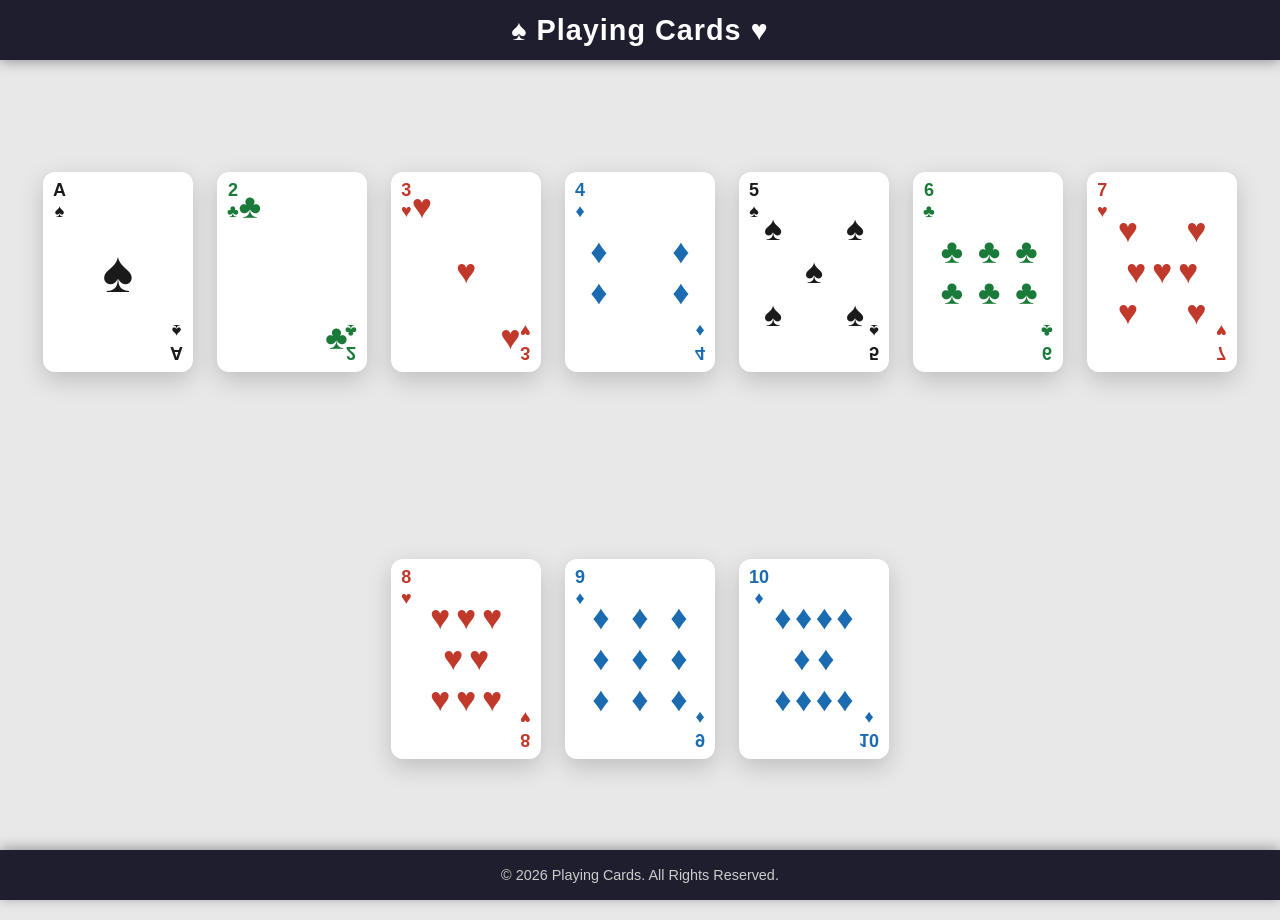
<file: index.html>
<!doctype html>
<html lang="en">
<head>
    <meta charset="UTF-8" />
    <meta name="viewport" content="width=device-width, initial-scale=1.0" />
    <link rel="stylesheet" href="styles.css" />
    <title>Playing Cards</title>
</head>

<body>

    <header class="site-header">
        <h1>♠ Playing Cards ♥</h1>
    </header>

    <main id="playing-cards">

        <!-- Ace of Spades -->
        <div class="card card-ace spade">
            <div class="left"><span>A</span><span>♠</span></div>
            <div class="middle">♠</div>
            <div class="right"><span>A</span><span>♠</span></div>
        </div>

        <!-- 2 of Clubs -->
        <div class="card card-2 club">
            <div class="left"><span>2</span><span>♣</span></div>
            <div class="middle">
                <div class="row"><span class="pip">♣</span></div>
                <div class="row"><span class="pip">♣</span></div>
            </div>
            <div class="right"><span>2</span><span>♣</span></div>
        </div>

        <!-- 3 of Hearts -->
        <div class="card card-3 heart">
            <div class="left"><span>3</span><span>♥</span></div>
            <div class="middle">
                <div class="row"><span class="pip">♥</span></div>
                <div class="row"><span class="pip">♥</span></div>
                <div class="row"><span class="pip">♥</span></div>
            </div>
            <div class="right"><span>3</span><span>♥</span></div>
        </div>

        <!-- 4 of Diamonds -->
        <div class="card card-4 diamond">
            <div class="left"><span>4</span><span>♦</span></div>
            <div class="middle">
                <div class="row"><span class="pip">♦</span><span class="pip">♦</span></div>
                <div class="row"><span class="pip">♦</span><span class="pip">♦</span></div>
            </div>
            <div class="right"><span>4</span><span>♦</span></div>
        </div>

        <!-- 5 of Spades -->
        <div class="card card-5 spade">
            <div class="left"><span>5</span><span>♠</span></div>
            <div class="middle">
                <div class="row"><span class="pip">♠</span><span class="pip">♠</span></div>
                <div class="row-center"><span class="pip">♠</span></div>
                <div class="row"><span class="pip">♠</span><span class="pip">♠</span></div>
            </div>
            <div class="right"><span>5</span><span>♠</span></div>
        </div>

        <!-- 6 of Clubs -->
        <div class="card card-6 club">
            <div class="left"><span>6</span><span>♣</span></div>
            <div class="middle">
                <div class="row"><span class="pip">♣</span><span class="pip">♣</span><span class="pip">♣</span></div>
                <div class="row"><span class="pip">♣</span><span class="pip">♣</span><span class="pip">♣</span></div>
            </div>
            <div class="right"><span>6</span><span>♣</span></div>
        </div>

        <!-- 7 of Hearts -->
        <div class="card card-7 heart">
            <div class="left"><span>7</span><span>♥</span></div>
            <div class="middle">
                <div class="row-spread"><span class="pip">♥</span><span class="pip">♥</span></div>
                <div class="row-center"><span class="pip">♥</span><span class="pip">♥</span><span class="pip">♥</span></div>
                <div class="row-spread"><span class="pip">♥</span><span class="pip">♥</span></div>
            </div>
            <div class="right"><span>7</span><span>♥</span></div>
        </div>

        <!-- 8 of Hearts -->
        <div class="card card-8 heart">
            <div class="left"><span>8</span><span>♥</span></div>
            <div class="middle">
                <div class="row"><span class="pip">♥</span><span class="pip">♥</span><span class="pip">♥</span></div>
                <div class="row-center"><span class="pip">♥</span><span class="pip">♥</span></div>
                <div class="row"><span class="pip">♥</span><span class="pip">♥</span><span class="pip">♥</span></div>
            </div>
            <div class="right"><span>8</span><span>♥</span></div>
        </div>

        <!-- 9 of Diamonds -->
        <div class="card card-9 diamond">
            <div class="left"><span>9</span><span>♦</span></div>
            <div class="middle">
                <div class="row"><span class="pip">♦</span><span class="pip">♦</span><span class="pip">♦</span></div>
                <div class="row"><span class="pip">♦</span><span class="pip">♦</span><span class="pip">♦</span></div>
                <div class="row"><span class="pip">♦</span><span class="pip">♦</span><span class="pip">♦</span></div>
            </div>
            <div class="right"><span>9</span><span>♦</span></div>
        </div>

        <!-- 10 of Diamonds -->
        <div class="card card-10 diamond">
            <div class="left"><span>10</span><span>♦</span></div>
            <div class="middle">
                <div class="row-spread"><span class="pip">♦</span><span class="pip">♦</span><span class="pip">♦</span><span class="pip">♦</span></div>
                <div class="row-center"><span class="pip">♦</span><span class="pip">♦</span></div>
                <div class="row-spread"><span class="pip">♦</span><span class="pip">♦</span><span class="pip">♦</span><span class="pip">♦</span></div>
            </div>
            <div class="right"><span>10</span><span>♦</span></div>
        </div>

    </main>

    <footer class="site-footer">
        <p>&copy; 2026 Playing Cards. All Rights Reserved.</p>
    </footer>

</body>
</html>
</file>
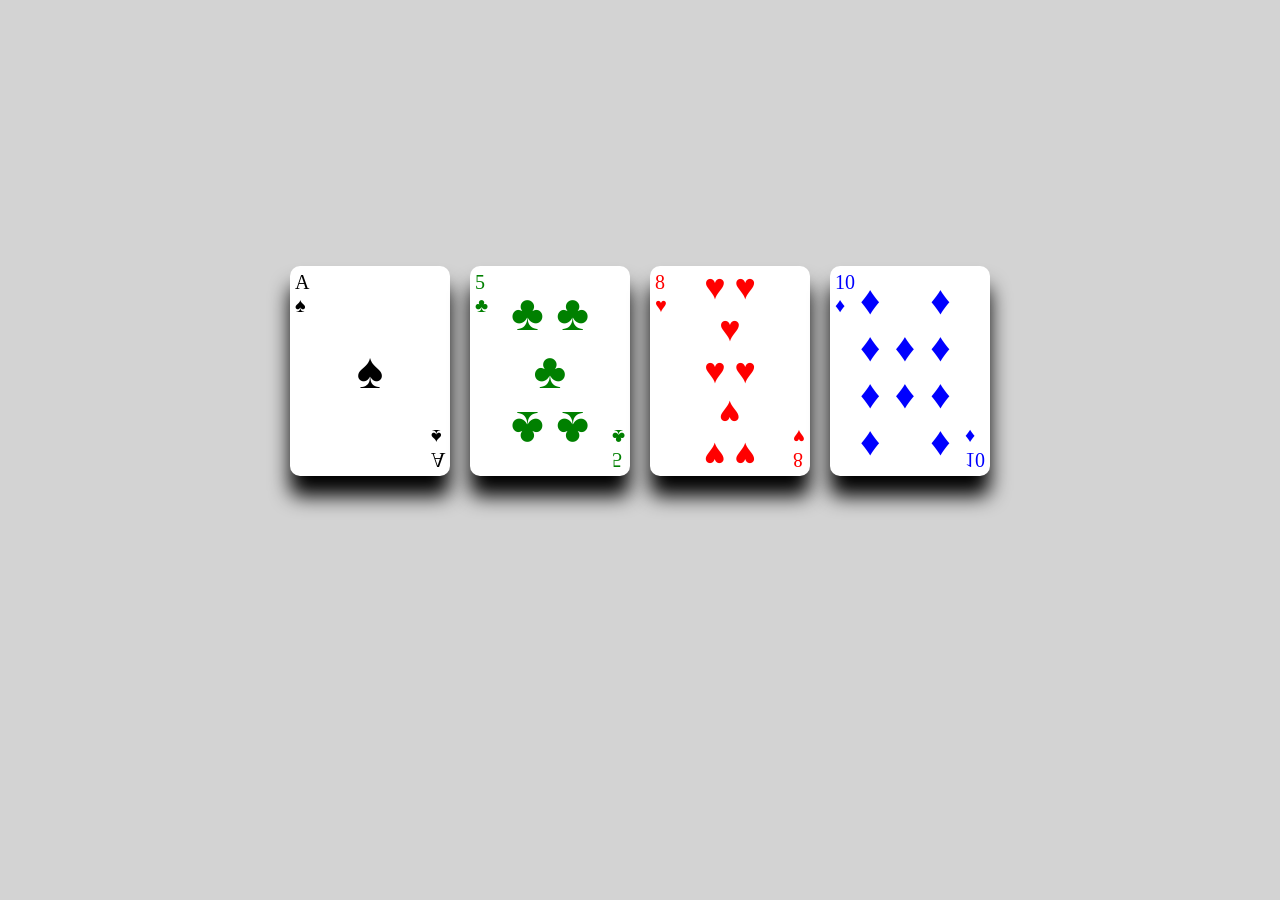
<file: original/index.html>
<!DOCTYPE html>
<html lang="en">

<head>
  <meta charset="UTF-8">
  <meta name="viewport" content="width=device-width, initial-scale=1.0">
  <link rel="stylesheet" href="styles.css">
  <title>Playing Cards</title>

</head>

<body>
  <main id="playing-cards">

    <div class="card spade">
      <div class="left">
        <div>A</div>
        <div>♠</div>
      </div>
      <div class="middle">
        <div>♠</div>
      </div>
      <div class="right">
        <div>A</div>
        <div>♠</div>
      </div>
    </div>

    <div class="card club">
      <div class="left">
        <div>5</div>
        <div>♣</div>
      </div>
      <div class="middle">
        <div class="group1">
          <div>♣ ♣</div>
          <div>♣</div>
          <div>♣ ♣</div>
        </div>
      </div>
      <div class="right">
        <div>5</div>
        <div>♣</div>
      </div>
    </div>

    <div class="card heart">
      <div class="left">
        <div>8</div>
        <div>♥</div>
      </div>
      <div class="middle">
        <div class="group2">
          <div>♥ ♥</div>
          <div>♥</div>
          <div>♥ ♥</div>
          <div>♥</div>
          <div>♥ ♥</div>
        </div>
      </div>
      <div class="right">
        <div>8</div>
        <div>♥</div>
      </div>
    </div>

    <div class="card diamond">
      <div class="left">
        <div>10</div>
        <div>♦</div>
      </div>
      <div class="middle group3">
        <div>♦ ♦ ♦ ♦</div>
        <div>♦ ♦</div>
        <div>♦ ♦ ♦ ♦</div>
      </div>
      <div class="right">
        <div>10</div>
        <div>♦</div>
      </div>

    </div>
  </main>
</body>

</html>
</file>
<file: styles.css>
/* ── Reset ── */
* {
    padding: 0;
    margin: 0;
    box-sizing: border-box;
}

body {
    background: #e8e8e8;
    padding: 80px 10px 70px;
    font-family: Arial, sans-serif;
}

/* ── Header / Footer ── */
.site-header {
    position: fixed;
    top: 0;
    left: 0;
    width: 100%;
    height: 60px;
    background: #1e1e2f;
    color: #fff;
    display: flex;
    justify-content: center;
    align-items: center;
    box-shadow: 0 2px 12px rgba(0, 0, 0, 0.35);
    z-index: 1000;
}
.site-header h1 {
    font-size: 1.8rem;
    font-weight: 600;
    letter-spacing: 1px;
}

.site-footer {
    position: fixed;
    bottom: 0;
    left: 0;
    width: 100%;
    height: 50px;
    background: #1e1e2f;
    color: #ccc;
    display: flex;
    justify-content: center;
    align-items: center;
    font-size: 0.9rem;
    box-shadow: 0 -2px 12px rgba(0, 0, 0, 0.35);
    z-index: 1000;
}

/* ── Card Grid ── */
#playing-cards {
    display: flex;
    justify-content: center;
    align-items: center;
    flex-wrap: wrap;
    gap: 24px;
    min-height: calc(100vh - 130px);
    padding: 10px 0;
}

/* ── Individual Card ── */
.card {
    width: 150px;
    height: 200px;
    background: #fff;
    border-radius: 12px;
    padding: 8px 10px;
    display: flex;
    justify-content: space-between;
    box-shadow: 0 8px 24px rgba(0, 0, 0, 0.18);
    transition: transform 0.3s ease, box-shadow 0.3s ease;
    position: relative;
    flex-shrink: 0;
}

.card:hover {
    transform: scale(1.45) translateY(-6px);
    box-shadow: 0 20px 40px rgba(0, 0, 0, 0.30);
    z-index: 10;
}

/* ── Left / Right (rank + suit) ── */
.left,
.right {
    display: flex;
    flex-direction: column;
    align-items: center;
    font-size: 18px;
    font-weight: 700;
    line-height: 1.2;
    user-select: none;
}

.left {
    align-self: flex-start;
}
.right {
    align-self: flex-end;
    transform: scaleY(-1);
}

/* ── Middle (pips) ── */
.middle {
    display: flex;
    flex-direction: column;
    justify-content: center;
    align-items: center;
    flex: 1;
    font-size: 34px;
    line-height: 1.2;
    text-align: center;
    user-select: none;
}

/* ── Suit colours ── */
.spade .left,
.spade .right,
.spade .middle {
    color: #1a1a1a;
}

.club .left,
.club .right,
.club .middle {
    color: #1a7a3a;
}

.heart .left,
.heart .right,
.heart .middle {
    color: #c0392b;
}

.diamond .left,
.diamond .right,
.diamond .middle {
    color: #1a6bb0;
}

/* ── Pip-row helpers ── */
.row {
    display: flex;
    justify-content: center;
    align-items: center;
    gap: 4px;
    width: 100%;
}

.row-single {
    display: flex;
    justify-content: center;
    align-items: center;
    width: 100%;
}

.row-spread {
    display: flex;
    justify-content: space-between;
    align-items: center;
    width: 100%;
    padding: 0 4px;
}

.row-center {
    display: flex;
    justify-content: center;
    align-items: center;
    gap: 6px;
    width: 100%;
}

.pip {
    display: inline-block;
    width: 20px;
    text-align: center;
}

/* ── Specific card overrides ── */

/* Ace: single pip in centre */
.card-ace .middle {
    font-size: 58px;
}

/* 2: two pips diagonal */
.card-2 .middle {
    justify-content: space-between;
    padding: 6px 0;
}
.card-2 .middle .row:first-child {
    justify-content: flex-start;
}
.card-2 .middle .row:last-child {
    justify-content: flex-end;
}

/* 3: three pips diagonal */
.card-3 .middle {
    justify-content: space-between;
    padding: 6px 0;
}
.card-3 .middle .row:first-child {
    justify-content: flex-start;
}
.card-3 .middle .row:nth-child(2) {
    justify-content: center;
}
.card-3 .middle .row:last-child {
    justify-content: flex-end;
}

/* 4: 2×2 grid */
.card-4 .middle .row {
    justify-content: space-between;
    padding: 0 4px;
}

/* 5: 2×2 + centre */
.card-5 .middle .row {
    justify-content: space-between;
    padding: 0 4px;
}
.card-5 .middle .row-center {
    justify-content: center;
    padding: 2px 0;
}

/* 6: 2 rows of 3 */
.card-6 .middle .row {
    justify-content: space-between;
    padding: 0 6px;
}

/* 7: 2-3-2 */
.card-7 .middle .row-spread {
    justify-content: space-between;
    padding: 0 10px;
}
.card-7 .middle .row-center {
    justify-content: center;
    gap: 6px;
}

/* 8: 3-2-3 */
.card-8 .middle .row {
    justify-content: center;
    gap: 6px;
}
.card-8 .middle .row-spread {
    justify-content: space-between;
    padding: 0 8px;
}
.card-8 .middle .row-center {
    justify-content: center;
    gap: 6px;
}

/* 9: 3×3 grid */
.card-9 .middle .row {
    justify-content: space-between;
    padding: 0 6px;
}

/* 10: 4-2-4 */
.card-10 .middle .row-spread {
    justify-content: space-between;
    padding: 0 4px;
}
.card-10 .middle .row-center {
    justify-content: center;
    gap: 4px;
}

/* ── Responsive tweaks ── */
@media (max-width: 480px) {
    .card {
        width: 120px;
        height: 168px;
        padding: 6px 8px;
    }
    .left,
    .right {
        font-size: 14px;
    }
    .middle {
        font-size: 26px;
    }
    .card-ace .middle {
        font-size: 44px;
    }
    .pip {
        width: 16px;
    }
    .site-header h1 {
        font-size: 1.4rem;
    }
}
</file>
<file: original/styles.css>
* {
  padding: 0;
  margin: 0;
}
body {
  background: lightgray;
  margin: 20% auto;
  padding: 10px;
  
}
#playing-cards {
  display: flex;
  justify-content:  center;
  flex-wrap: wrap;
  gap: 20px;
}
.card {
  width: 150px;
  height: 200px;
  background: white;
  display: flex;
  justify-content: space-between;
  box-shadow: 0 20px 20px 0;
  border-radius: 10px;
  padding: 5px;
}
.card:hover {
  transform: scale(1.5);
  transition: 0.3s;
  overflow: hidden; 
  z-index: 1;
}
.left {
  align-self: flex-start;
}
.middle {
  align-self: center;
  display: flex;
  flex-direction: column;
  font-size: 50px;
}
.right {
  align-self: flex-end;
  transform: scaleY(-1)
}
.left, .right {
  font-size: 20px;
}

.club > div {
  color: green;
}
.heart > div {
  color: red;
}
.diamond > div {
  color: blue;
}

.group1 {
  display: flex;
  justify-content: center;
  flex-direction: column;
  align-items: center;
}
.group1 > div:nth-child(3) {
  transform: scaleY(-1)
}

.group2 {
  display: flex;
  justify-content: center;
  flex-direction: column;
  align-items: center;
  font-size: 36px;
}
.group2 > div:nth-child(4), div:nth-child(5) {
  transform: scaleY(-1)
}

.group3 {
  display: flex;
  justify-content: center;
  align-items: center;
  flex-direction: row;
  font-size: 40px;
  margin-left: 5px;
}
.group3 > div:last-child {
  margin-left: 15px;
}
</file>
